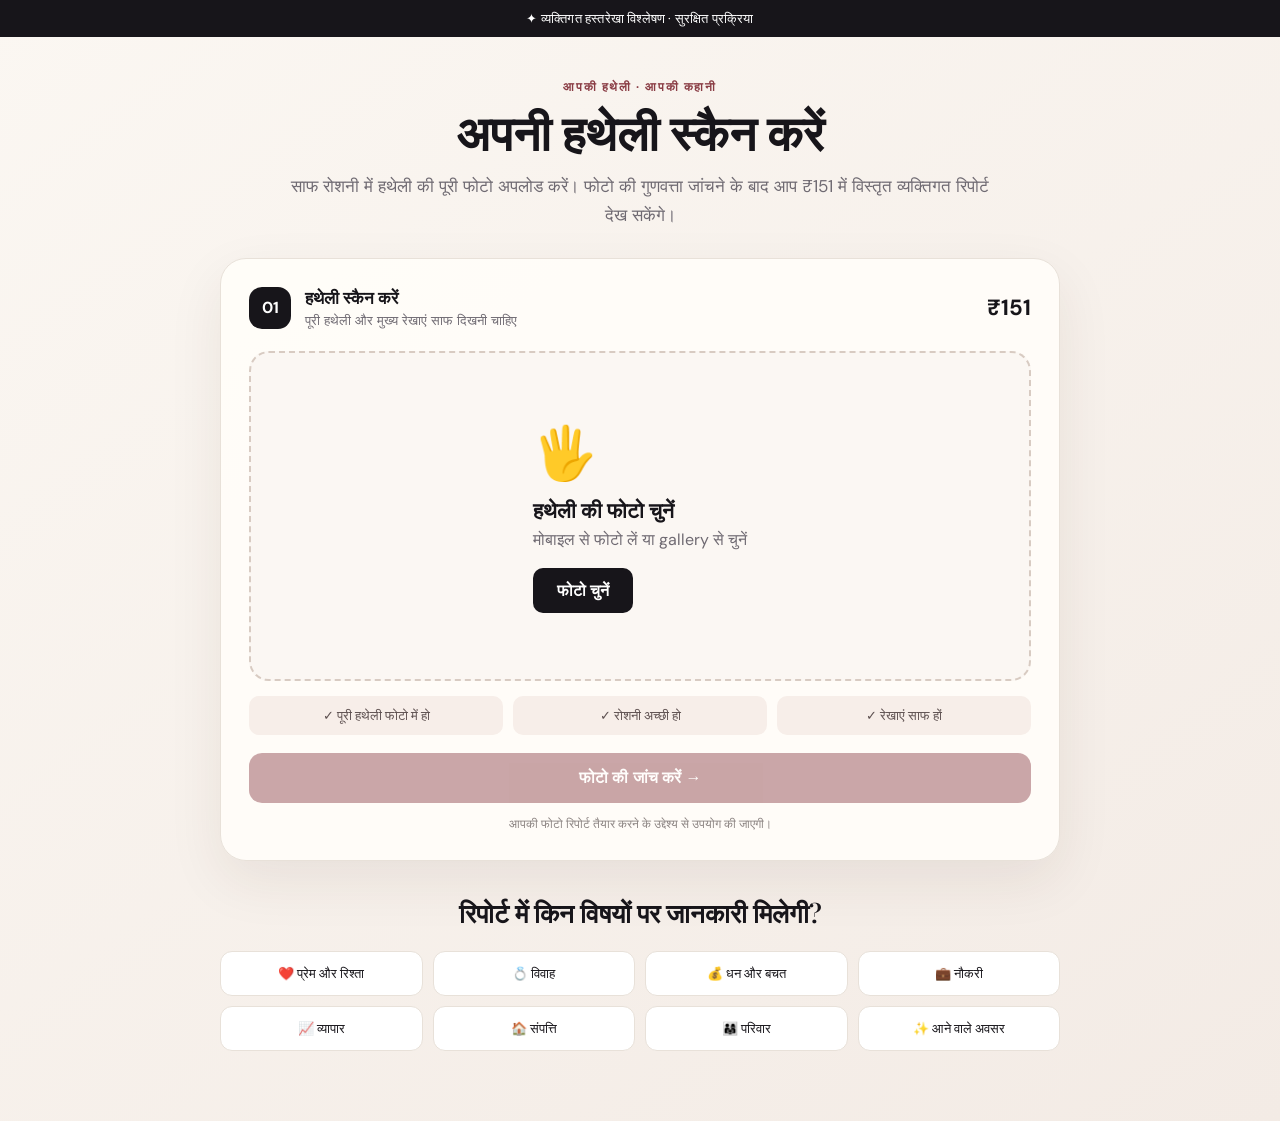
<file: index.html>
<!doctype html><html lang="hi"><head><meta charset="utf-8"><meta name="viewport" content="width=device-width,initial-scale=1"><title>हस्तरेखा रीडिंग | ₹151</title><link rel="stylesheet" href="style.css"></head><body><div class="topbar">✦ व्यक्तिगत हस्तरेखा विश्लेषण · सुरक्षित प्रक्रिया</div><main class="wrap"><section class="scanner-hero"><div class="eyebrow">आपकी हथेली · आपकी कहानी</div><h1>अपनी हथेली स्कैन करें</h1><p>साफ रोशनी में हथेली की पूरी फोटो अपलोड करें। फोटो की गुणवत्ता जांचने के बाद आप ₹151 में विस्तृत व्यक्तिगत रिपोर्ट देख सकेंगे।</p></section><section class="card scanner-card"><div class="scanner-head"><div><span class="stepno">01</span><div><strong>हथेली स्कैन करें</strong><small>पूरी हथेली और मुख्य रेखाएं साफ दिखनी चाहिए</small></div></div><span class="price">₹151</span></div><label class="upload" id="dropzone"><input id="palmImage" type="file" accept="image/jpeg,image/png,image/webp" hidden><div id="uploadContent"><div class="upload-icon">🖐️</div><h2>हथेली की फोटो चुनें</h2><p>मोबाइल से फोटो लें या gallery से चुनें</p><span class="choose">फोटो चुनें</span></div><img id="preview" alt="हथेली की preview" hidden></label><div class="tips"><div>✓ पूरी हथेली फोटो में हो</div><div>✓ रोशनी अच्छी हो</div><div>✓ रेखाएं साफ हों</div></div><div id="status" class="status" hidden></div><button id="continueBtn" class="primary" disabled>फोटो की जांच करें →</button><p class="privacy">आपकी फोटो रिपोर्ट तैयार करने के उद्देश्य से उपयोग की जाएगी।</p></section><section class="topics"><h2>रिपोर्ट में किन विषयों पर जानकारी मिलेगी?</h2><div class="topic-grid"><span>❤️ प्रेम और रिश्ता</span><span>💍 विवाह</span><span>💰 धन और बचत</span><span>💼 नौकरी</span><span>📈 व्यापार</span><span>🏠 संपत्ति</span><span>👨‍👩‍👧 परिवार</span><span>✨ आने वाले अवसर</span></div></section></main><script>
const input=document.getElementById('palmImage'),preview=document.getElementById('preview'),content=document.getElementById('uploadContent'),btn=document.getElementById('continueBtn'),status=document.getElementById('status'),drop=document.getElementById('dropzone');let imageData='';input.addEventListener('change',()=>input.files[0]&&inspect(input.files[0]));drop.addEventListener('dragover',e=>{e.preventDefault();drop.classList.add('drag')});drop.addEventListener('dragleave',()=>drop.classList.remove('drag'));drop.addEventListener('drop',e=>{e.preventDefault();drop.classList.remove('drag');const f=e.dataTransfer.files[0];if(f)inspect(f)});function setStatus(msg,type){status.hidden=false;status.className='status '+type;status.textContent=msg}function inspect(file){btn.disabled=true;setStatus('फोटो की गुणवत्ता जांची जा रही है…','checking');if(!['image/jpeg','image/png','image/webp'].includes(file.type))return setStatus('कृपया JPG, PNG या WEBP फोटो चुनें।','error');if(file.size>15*1024*1024)return setStatus('फोटो 15 MB से छोटी रखें।','error');const reader=new FileReader();reader.onload=e=>{const img=new Image();img.onload=()=>{if(img.width<600||img.height<600)return setStatus('फोटो का resolution कम है। कृपया साफ और बड़ी फोटो लें।','error');const ratio=img.width/img.height;if(ratio<.45||ratio>2.2)return setStatus('हथेली की पूरी फोटो सामने से लें।','error');const max=1600,scale=Math.min(1,max/Math.max(img.width,img.height)),c=document.createElement('canvas');c.width=Math.round(img.width*scale);c.height=Math.round(img.height*scale);c.getContext('2d').drawImage(img,0,0,c.width,c.height);imageData=c.toDataURL('image/jpeg',.78);preview.src=imageData;preview.hidden=false;content.hidden=true;setStatus('✓ फोटो की गुणवत्ता ठीक है। अब भुगतान के लिए आगे बढ़ें।','success');btn.disabled=false};img.onerror=()=>setStatus('फोटो पढ़ी नहीं जा सकी। दूसरी फोटो चुनें।','error');img.src=e.target.result};reader.readAsDataURL(file)}btn.addEventListener('click',()=>{if(!imageData)return;sessionStorage.setItem('palm_image',imageData);location.href='payment.html'});
</script></body></html>
</file>
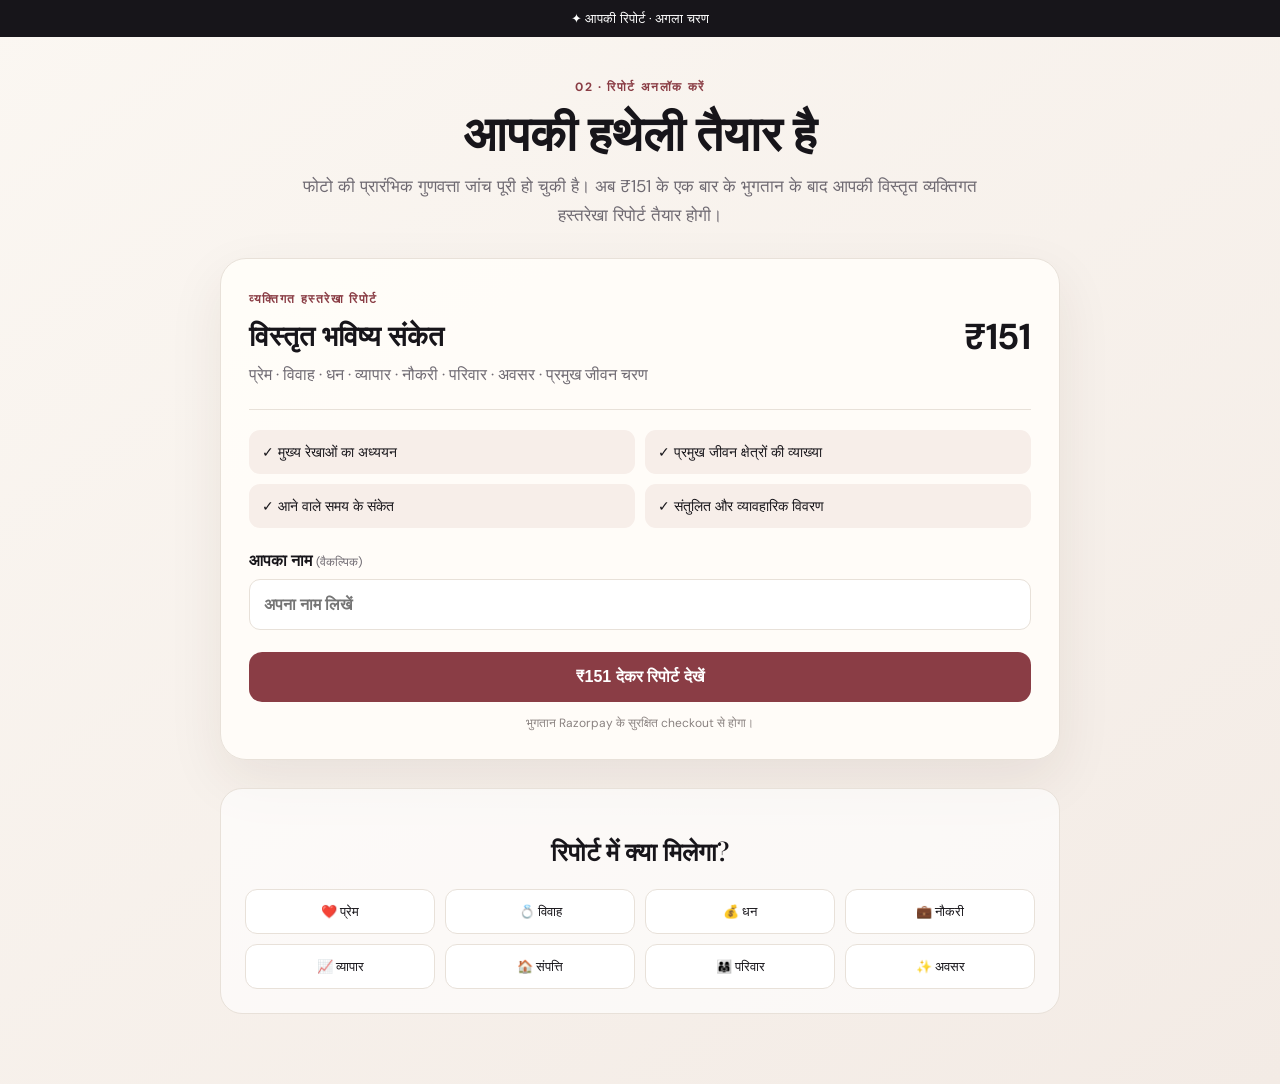
<file: payment.html>
<!doctype html><html lang="hi"><head><meta charset="utf-8"><meta name="viewport" content="width=device-width,initial-scale=1"><title>हस्तरेखा रिपोर्ट | भुगतान</title><link rel="stylesheet" href="style.css"><script src="https://checkout.razorpay.com/v1/checkout.js"></script></head><body><div class="topbar">✦ आपकी रिपोर्ट · अगला चरण</div><main class="wrap"><section class="scanner-hero"><div class="eyebrow">02 · रिपोर्ट अनलॉक करें</div><h1>आपकी हथेली तैयार है</h1><p>फोटो की प्रारंभिक गुणवत्ता जांच पूरी हो चुकी है। अब ₹151 के एक बार के भुगतान के बाद आपकी विस्तृत व्यक्तिगत हस्तरेखा रिपोर्ट तैयार होगी।</p></section><section class="card scanner-card"><div class="summary"><div><span class="section-label">व्यक्तिगत हस्तरेखा रिपोर्ट</span><h2>विस्तृत भविष्य संकेत</h2><p>प्रेम · विवाह · धन · व्यापार · नौकरी · परिवार · अवसर · प्रमुख जीवन चरण</p></div><div class="big-price">₹151</div></div><div class="promise"><div>✓ मुख्य रेखाओं का अध्ययन</div><div>✓ प्रमुख जीवन क्षेत्रों की व्याख्या</div><div>✓ आने वाले समय के संकेत</div><div>✓ संतुलित और व्यावहारिक विवरण</div></div><label class="field">आपका नाम <span>(वैकल्पिक)</span><input id="name" maxlength="80" placeholder="अपना नाम लिखें"></label><button id="payBtn" class="primary">₹151 देकर रिपोर्ट देखें</button><div id="payStatus" class="status" hidden></div><p class="privacy">भुगतान Razorpay के सुरक्षित checkout से होगा।</p></section><section class="info-card"><h2>रिपोर्ट में क्या मिलेगा?</h2><div class="topic-grid"><span>❤️ प्रेम</span><span>💍 विवाह</span><span>💰 धन</span><span>💼 नौकरी</span><span>📈 व्यापार</span><span>🏠 संपत्ति</span><span>👨‍👩‍👧 परिवार</span><span>✨ अवसर</span></div></section></main><script>
const btn=document.getElementById('payBtn'),status=document.getElementById('payStatus');function msg(t,c='checking'){status.hidden=false;status.className='status '+c;status.textContent=t}btn.onclick=async()=>{btn.disabled=true;msg('भुगतान सुरक्षित रूप से तैयार किया जा रहा है…');const image=sessionStorage.getItem('palm_image');if(!image){msg('हथेली की फोटो नहीं मिली। वापस जाकर फिर से फोटो चुनें।','error');btn.disabled=false;return}const name=document.getElementById('name').value.trim();try{const r=await fetch('/api/create-order.js',{method:'POST',headers:{'Content-Type':'application/json'},body:JSON.stringify({image,name})});const d=await r.json();if(!d.success)throw new Error(d.message||'Order नहीं बन पाया');const options={key:d.key,amount:d.amount,currency:'INR',name:'Palm Reading',description:'Personalized Palm Reading Report',order_id:d.order_id,prefill:{name},theme:{color:'#8a3d45'},handler:async resp=>{try{msg('भुगतान सत्यापित किया जा रहा है…');const vr=await fetch('/api/verify-payment.js',{method:'POST',headers:{'Content-Type':'application/json'},body:JSON.stringify({...resp,image,name})});const vd=await vr.json();if(!vd.success)throw new Error(vd.message||'Payment verification failed');sessionStorage.removeItem('palm_image');sessionStorage.setItem('palm_verified',JSON.stringify({image,name,payment_id:vd.payment_id}));location.href='report.html'}catch(e){msg(e.message||'भुगतान सत्यापित नहीं हो सका।','error');btn.disabled=false}},modal:{ondismiss:()=>{msg('भुगतान रद्द किया गया। आप फिर से प्रयास कर सकते हैं।','error');btn.disabled=false}}};new Razorpay(options).open()}catch(e){msg(e.message||'कुछ समस्या हुई। कृपया फिर प्रयास करें।','error');btn.disabled=false}};
</script></body></html>
</file>
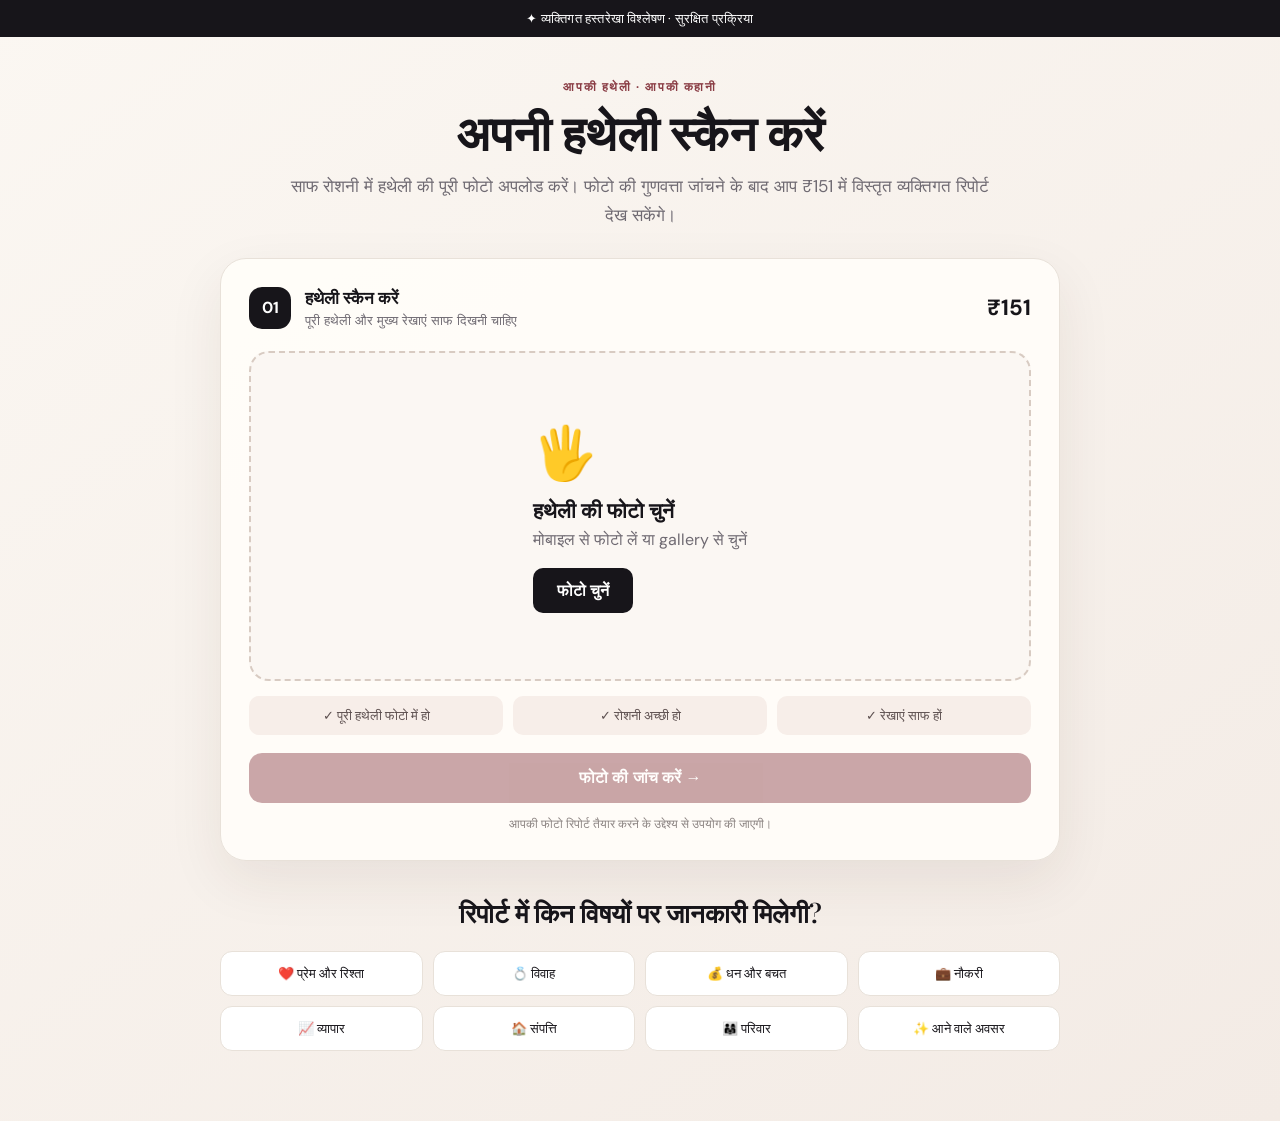
<file: report.html>
<!doctype html><html lang="hi"><head><meta charset="utf-8"><meta name="viewport" content="width=device-width,initial-scale=1"><title>आपकी हस्तरेखा रिपोर्ट</title><link rel="stylesheet" href="style.css"></head><body><div class="topbar">✦ आपकी व्यक्तिगत हस्तरेखा रिपोर्ट</div><main class="wrap report-wrap"><section class="scanner-hero"><div class="eyebrow">03 · आपकी रिपोर्ट</div><h1>आपकी हथेली के संकेत</h1><p>आपकी हथेली में दिखाई देने वाले प्रमुख संकेतों का विस्तृत और संतुलित विश्लेषण।</p></section><article class="card report-card"><div class="report-meta"><span>व्यक्तिगत अध्ययन</span><span>₹151 रिपोर्ट</span></div><div id="loading" class="loading">आपकी विस्तृत रिपोर्ट तैयार की जा रही है…</div><div id="report" class="report-body"></div><div class="disclaimer"><strong>एक जरूरी बात:</strong> हस्तरेखा को पारंपरिक और व्याख्यात्मक दृष्टि से देखें। जीवन के महत्वपूर्ण फैसले केवल इस रिपोर्ट के आधार पर न लें। आपके निर्णय, परिस्थितियां और प्रयास भी परिणामों को प्रभावित करते हैं।</div></article></main><script>
const data=JSON.parse(sessionStorage.getItem('palm_verified')||'null'),loading=document.getElementById('loading'),out=document.getElementById('report');function escapeHtml(s){return s.replace(/[&<>"']/g,m=>({'&':'&amp;','<':'&lt;','>':'&gt;','"':'&quot;',"'":'&#039;'}[m]))}if(!data||!data.image){location.href='index.html'}else{fetch('/api/generate-report.js',{method:'POST',headers:{'Content-Type':'application/json'},body:JSON.stringify(data)}).then(r=>r.json()).then(d=>{if(!d.success)throw new Error(d.message);loading.remove();let html=escapeHtml(d.report).replace(/^###\s*(.+)$/gm,'<h3>$1</h3>').replace(/^##\s*(.+)$/gm,'<h2>$1</h2>').replace(/^#\s*(.+)$/gm,'<h2>$1</h2>').replace(/\n\n/g,'</p><p>').replace(/\n/g,'<br>');out.innerHTML='<p>'+html+'</p>';sessionStorage.removeItem('palm_verified')}).catch(e=>{loading.textContent=e.message||'रिपोर्ट तैयार नहीं हो सकी। कृपया फिर प्रयास करें।';loading.className='status error'})}
</script></body></html>
</file>
<file: style.css>
@import url('https://fonts.googleapis.com/css2?family=DM+Sans:wght@400;500;600;700&family=Playfair+Display:wght@600;700&display=swap');
:root{--ink:#17151a;--muted:#6f6a72;--paper:#fffdf9;--line:#e8e1d9;--accent:#8a3d45;--soft:#f7eee9;--green:#1d7a54}*{box-sizing:border-box}body{margin:0;background:linear-gradient(145deg,#fbf7f2,#f3ebe5);color:var(--ink);font-family:'DM Sans',sans-serif}.topbar{background:#17151a;color:#fff;text-align:center;padding:10px;font-size:13px;letter-spacing:.2px}.wrap{max-width:880px;margin:auto;padding:42px 20px 70px}.scanner-hero{text-align:center;max-width:700px;margin:0 auto 28px}.eyebrow,.section-label{color:var(--accent);font-size:12px;font-weight:700;letter-spacing:1.6px;text-transform:uppercase}.scanner-hero h1{font:700 48px/1.1 'Playfair Display',serif;margin:10px 0 14px}.scanner-hero p{color:var(--muted);font-size:17px;line-height:1.7;margin:0}.card{background:rgba(255,253,249,.96);border:1px solid var(--line);border-radius:26px;box-shadow:0 20px 55px rgba(60,35,20,.08)}.scanner-card{padding:28px}.scanner-head{display:flex;align-items:center;justify-content:space-between;margin-bottom:22px}.scanner-head>div{display:flex;gap:14px;align-items:center}.stepno{display:grid;place-items:center;width:42px;height:42px;border-radius:13px;background:var(--ink);color:#fff;font-weight:700}.scanner-head strong{display:block;font-size:17px}.scanner-head small{display:block;color:var(--muted);margin-top:3px}.price{font-size:22px;font-weight:700}.upload{display:flex;align-items:center;justify-content:center;min-height:330px;border:2px dashed #d8cbc2;border-radius:20px;background:#fbf7f3;cursor:pointer;overflow:hidden;transition:.2s}.upload.drag,.upload:hover{border-color:var(--accent);background:#faf0eb}.upload-icon{font-size:52px}.upload h2{margin:10px 0 4px;font-size:21px}.upload p{margin:0 0 18px;color:var(--muted)}.choose{display:inline-block;background:var(--ink);color:#fff;padding:12px 24px;border-radius:10px;font-weight:600}.upload img{width:100%;height:330px;object-fit:contain;background:#211f20}.tips{display:grid;grid-template-columns:repeat(3,1fr);gap:10px;margin:15px 0 18px}.tips div{background:var(--soft);border-radius:10px;padding:11px;text-align:center;font-size:13px;color:#5d5050}.status{border-radius:10px;padding:12px 14px;margin-bottom:14px;font-size:14px}.checking{background:#f2eee8;color:#665e58}.success{background:#eaf7f0;color:var(--green)}.error{background:#fff0ee;color:#a43832}.primary{width:100%;border:0;border-radius:13px;padding:16px;background:var(--accent);color:#fff;font-size:16px;font-weight:700;cursor:pointer}.primary:disabled{opacity:.45;cursor:not-allowed}.privacy{text-align:center;color:#8a8280;font-size:12px;margin:13px 0 0}.topics{margin-top:34px;text-align:center}.topics h2{font:600 26px 'Playfair Display',serif}.topic-grid{display:grid;grid-template-columns:repeat(4,1fr);gap:10px}.topic-grid span{background:#fff;border:1px solid var(--line);padding:13px 8px;border-radius:12px;font-size:13px}.summary{display:flex;justify-content:space-between;gap:20px;align-items:center;padding-bottom:22px;border-bottom:1px solid var(--line)}.summary h2{font:600 28px 'Playfair Display',serif;margin:8px 0}.summary p{color:var(--muted);margin:0;line-height:1.6}.big-price{font-size:36px;font-weight:700;white-space:nowrap}.promise{display:grid;grid-template-columns:1fr 1fr;gap:10px;margin:20px 0}.promise div{padding:13px;background:var(--soft);border-radius:11px;font-size:14px}.field{display:block;font-weight:600;margin:22px 0}.field span{color:var(--muted);font-weight:400;font-size:12px}.field input{display:block;width:100%;margin-top:8px;padding:14px;border:1px solid var(--line);border-radius:11px;background:#fff;font:inherit;outline:none}.field input:focus{border-color:var(--accent)}.info-card{margin-top:28px;background:rgba(255,255,255,.65);border:1px solid var(--line);border-radius:22px;padding:24px;text-align:center}.info-card h2{font:600 25px 'Playfair Display',serif}.report-wrap{max-width:920px}.report-card{padding:34px}.report-meta{display:flex;justify-content:space-between;border-bottom:1px solid var(--line);padding-bottom:16px;color:var(--accent);font-size:13px;font-weight:700}.report-body{padding:25px 0;font-size:16px;line-height:1.9;color:#2c272a}.report-body h2,.report-body h3{font-family:'Playfair Display',serif;color:var(--ink);margin:28px 0 8px}.report-body h2{font-size:27px}.report-body h3{font-size:22px}.disclaimer{border:1px solid #ead8cf;background:#fbf3ef;border-radius:14px;padding:16px;color:#6a5b57;font-size:13px;line-height:1.65}@media(max-width:650px){.wrap{padding:28px 14px 50px}.scanner-hero h1{font-size:37px}.scanner-card,.report-card{padding:18px}.upload{min-height:270px}.upload img{height:270px}.tips,.topic-grid,.promise{grid-template-columns:repeat(2,1fr)}.scanner-head{align-items:flex-start}.price{font-size:20px}.summary{align-items:flex-start}.big-price{font-size:28px}}
</file>
